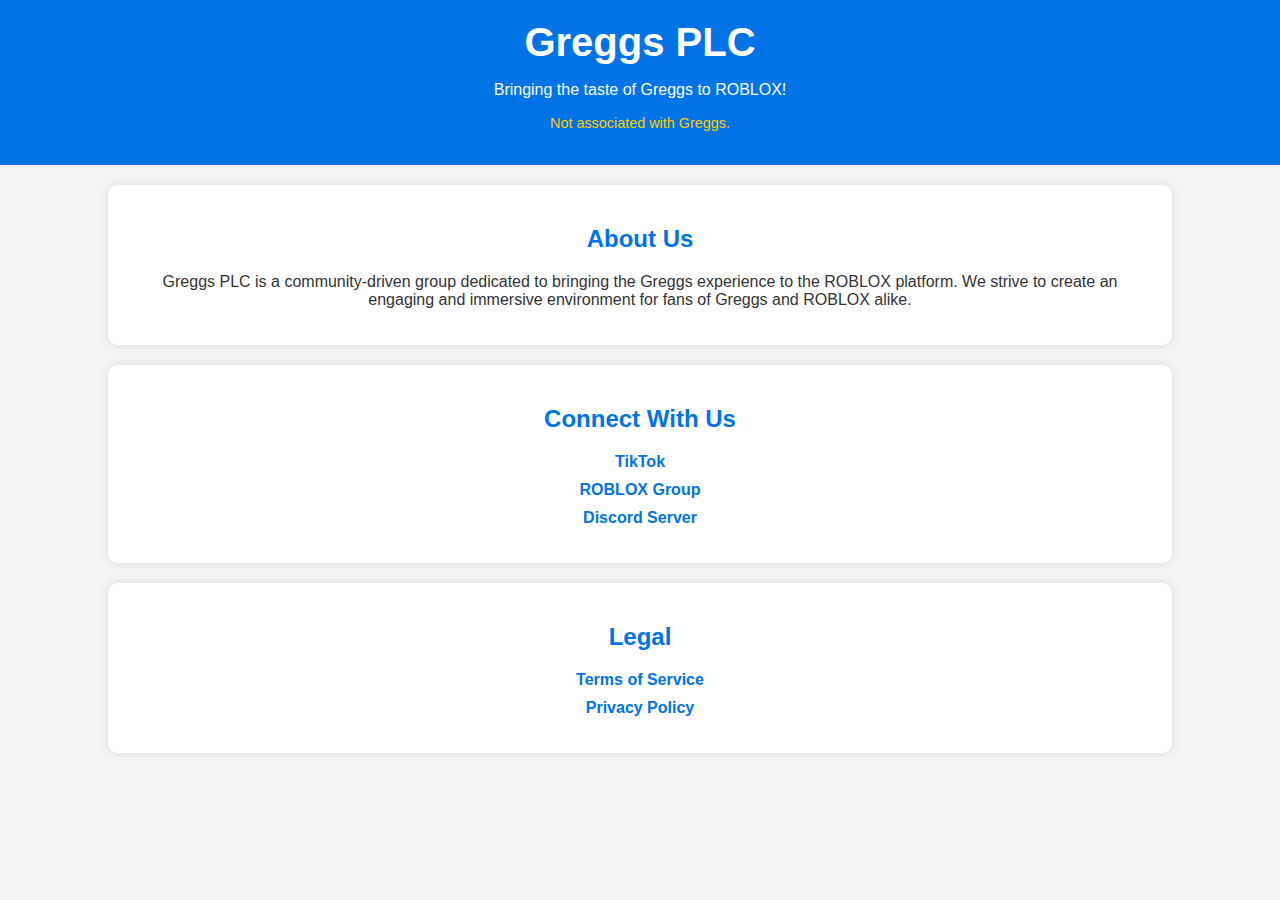
<file: index.html>
<!DOCTYPE html>
<html lang="en">
<head>
    <meta charset="UTF-8">
    <meta name="viewport" content="width=device-width, initial-scale=1.0">
    <title>Greggs PLC</title>
    <link rel="stylesheet" href="styles.css">
</head>
<body>
    <header>
        <h1>Greggs PLC</h1>
        <p>Bringing the taste of Greggs to ROBLOX!</p>
        <p class="disclaimer">Not associated with Greggs.</p>
    </header>
    
    <section id="about">
        <h2>About Us</h2>
        <p>Greggs PLC is a community-driven group dedicated to bringing the Greggs experience to the ROBLOX platform. We strive to create an engaging and immersive environment for fans of Greggs and ROBLOX alike.</p>
    </section>
    
    <section id="social-links">
        <h2>Connect With Us</h2>
        <ul>
            <li><a href="https://www.tiktok.com/@officalgreggsplc?lang=en" target="_blank">TikTok</a></li>
            <li><a href="https://www.roblox.com/communities/35582830/Greggs-PLCC#!/about" target="_blank">ROBLOX Group</a></li>
            <li><a href="https://discord.gg/fBtw3hxNbh" target="_blank">Discord Server</a></li>
        </ul>
    </section>
    
    <section id="legal">
        <h2>Legal</h2>
        <ul>
            <li><a href="ToS.html">Terms of Service</a></li>
            <li><a href="PrivacyPolicy.html">Privacy Policy</a></li>
        </ul>
    </section>
</body>
</html>
</file>
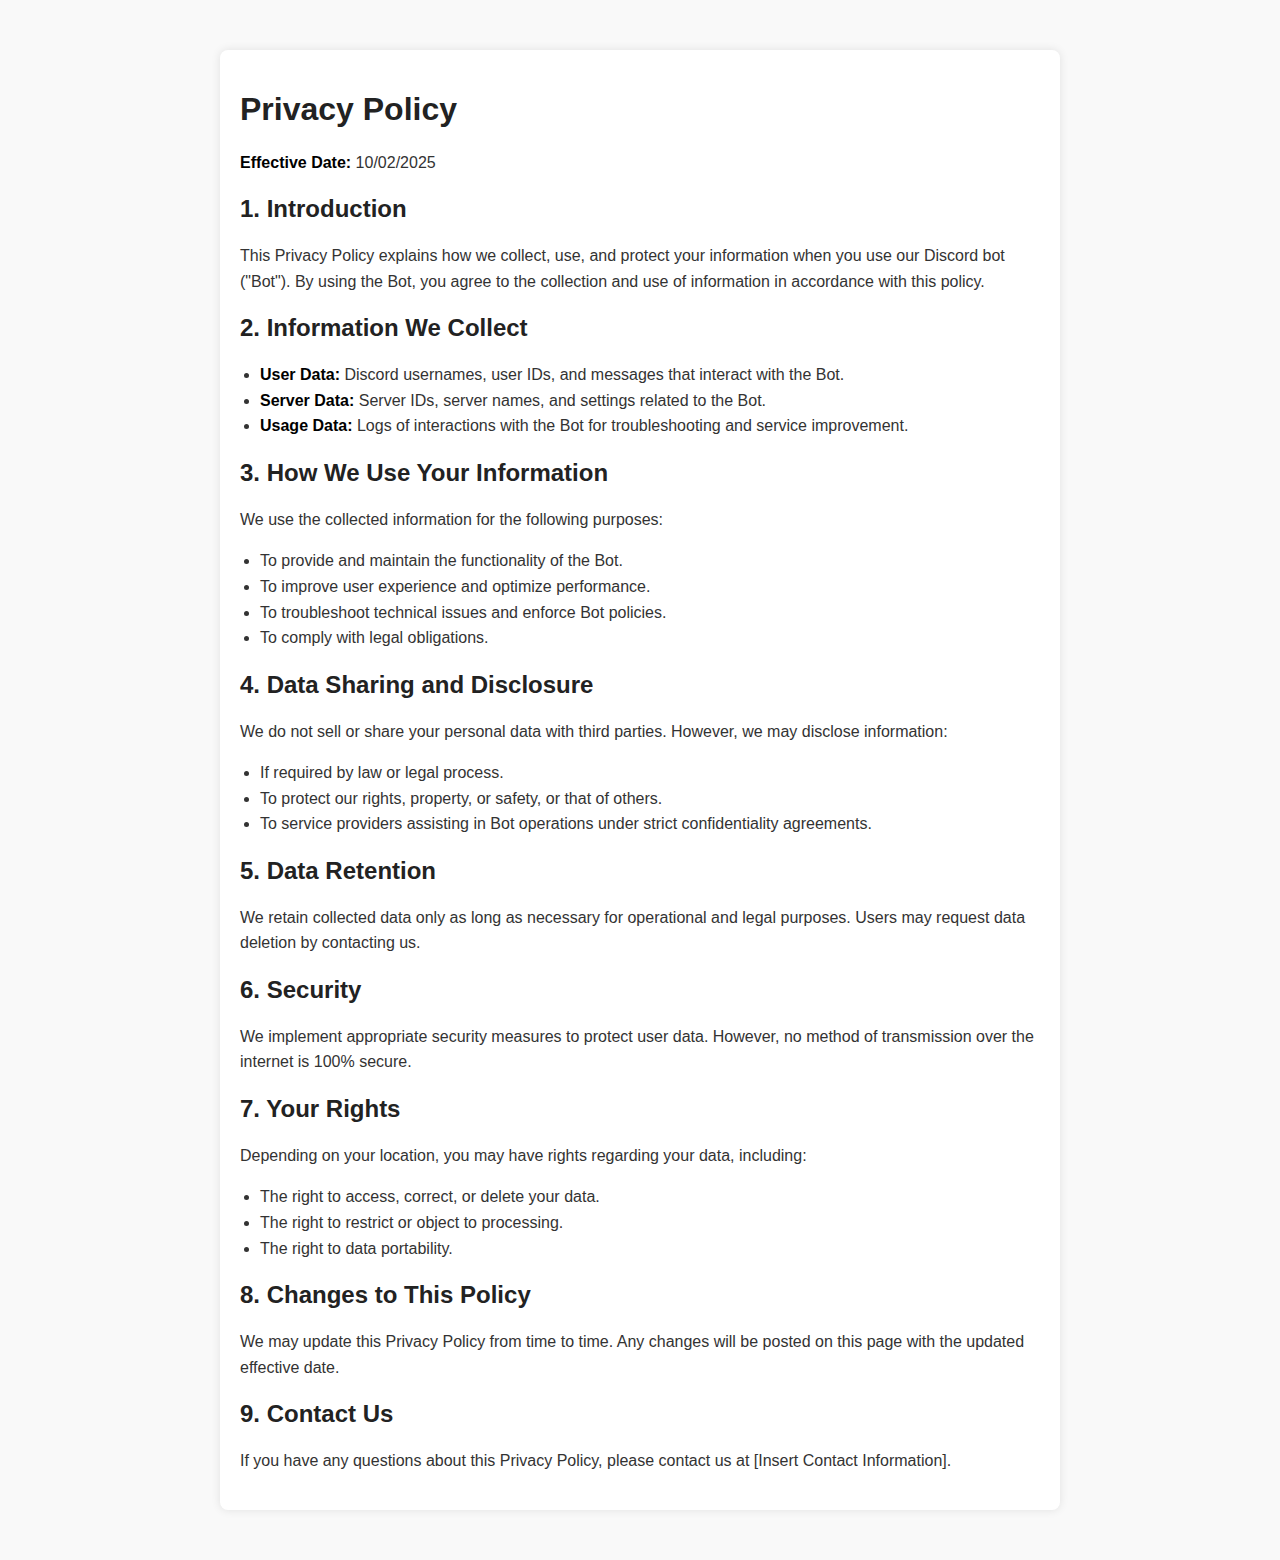
<file: PrivacyPolicy.html>
<!DOCTYPE html>
<html lang="en">
<head>
    <meta charset="UTF-8">
    <meta name="viewport" content="width=device-width, initial-scale=1.0">
    <title>Privacy Policy</title>
    <link rel="stylesheet" href="styling.css">
</head>
<body>
    <div class="container">
        <h1>Privacy Policy</h1>
        <p><strong>Effective Date:</strong> 10/02/2025</p>
        
        <h2>1. Introduction</h2>
        <p>This Privacy Policy explains how we collect, use, and protect your information when you use our Discord bot ("Bot"). By using the Bot, you agree to the collection and use of information in accordance with this policy.</p>
        
        <h2>2. Information We Collect</h2>
        <ul>
            <li><strong>User Data:</strong> Discord usernames, user IDs, and messages that interact with the Bot.</li>
            <li><strong>Server Data:</strong> Server IDs, server names, and settings related to the Bot.</li>
            <li><strong>Usage Data:</strong> Logs of interactions with the Bot for troubleshooting and service improvement.</li>
        </ul>
        
        <h2>3. How We Use Your Information</h2>
        <p>We use the collected information for the following purposes:</p>
        <ul>
            <li>To provide and maintain the functionality of the Bot.</li>
            <li>To improve user experience and optimize performance.</li>
            <li>To troubleshoot technical issues and enforce Bot policies.</li>
            <li>To comply with legal obligations.</li>
        </ul>
        
        <h2>4. Data Sharing and Disclosure</h2>
        <p>We do not sell or share your personal data with third parties. However, we may disclose information:</p>
        <ul>
            <li>If required by law or legal process.</li>
            <li>To protect our rights, property, or safety, or that of others.</li>
            <li>To service providers assisting in Bot operations under strict confidentiality agreements.</li>
        </ul>
        
        <h2>5. Data Retention</h2>
        <p>We retain collected data only as long as necessary for operational and legal purposes. Users may request data deletion by contacting us.</p>
        
        <h2>6. Security</h2>
        <p>We implement appropriate security measures to protect user data. However, no method of transmission over the internet is 100% secure.</p>
        
        <h2>7. Your Rights</h2>
        <p>Depending on your location, you may have rights regarding your data, including:</p>
        <ul>
            <li>The right to access, correct, or delete your data.</li>
            <li>The right to restrict or object to processing.</li>
            <li>The right to data portability.</li>
        </ul>
        
        <h2>8. Changes to This Policy</h2>
        <p>We may update this Privacy Policy from time to time. Any changes will be posted on this page with the updated effective date.</p>
        
        <h2>9. Contact Us</h2>
        <p>If you have any questions about this Privacy Policy, please contact us at [Insert Contact Information].</p>
    </div>
</body>
</html>
</file>
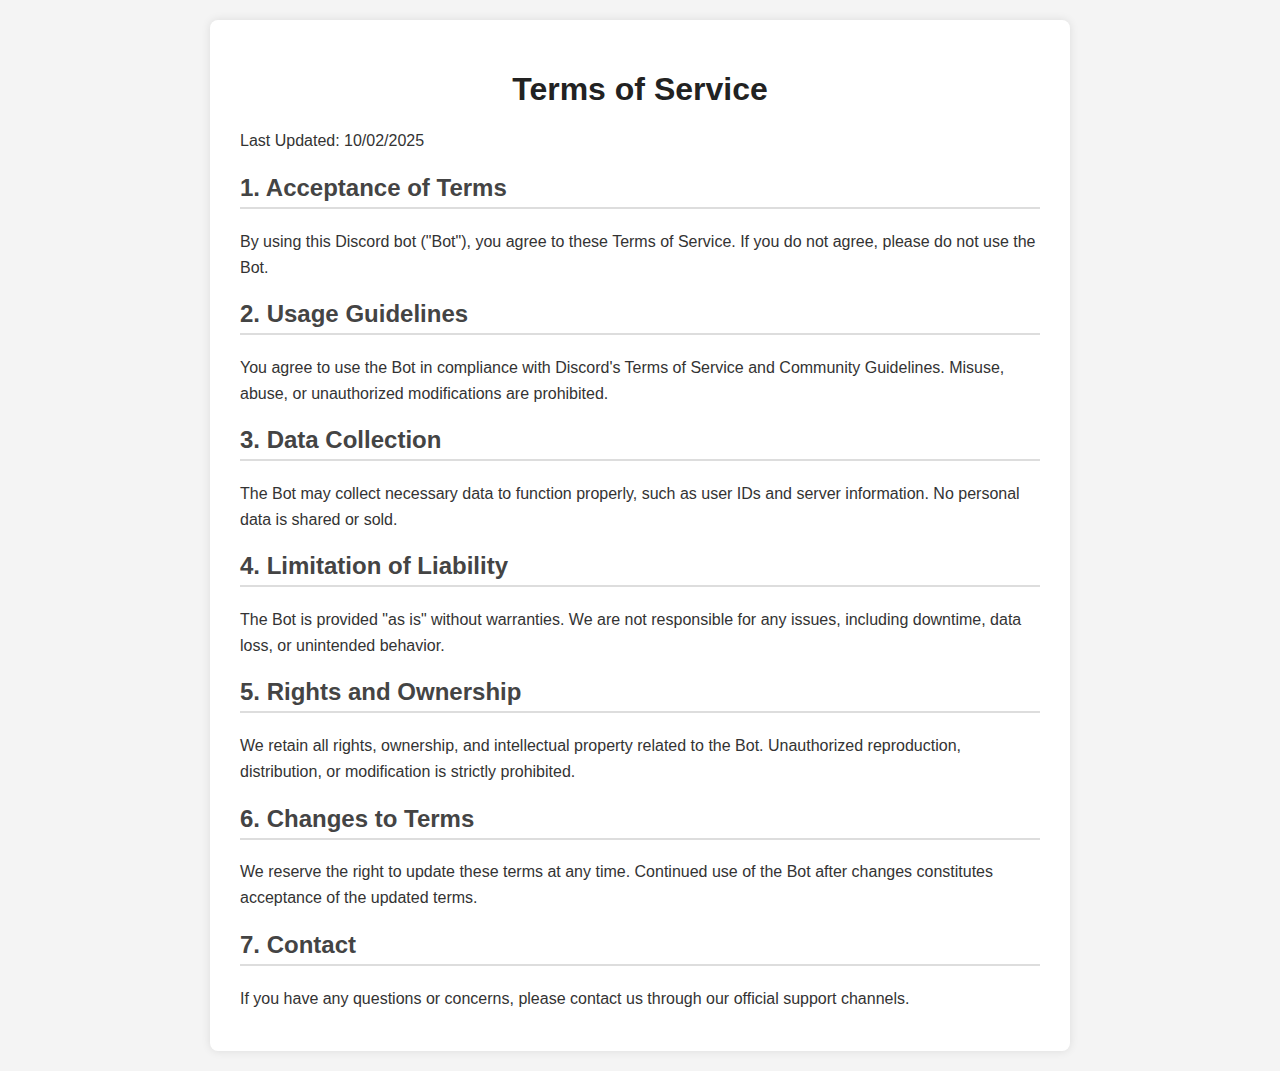
<file: ToS.html>
<!DOCTYPE html>
<html lang="en">
<head>
    <meta charset="UTF-8">
    <meta name="viewport" content="width=device-width, initial-scale=1.0">
    <title>Terms of Service</title>
    <link rel="stylesheet" href="style.css"> <!-- Link to your existing CSS file -->
</head>
<body>
    <div class="container">
        <h1>Terms of Service</h1>
        <p>Last Updated: 10/02/2025</p>
        
        <h2>1. Acceptance of Terms</h2>
        <p>By using this Discord bot ("Bot"), you agree to these Terms of Service. If you do not agree, please do not use the Bot.</p>
        
        <h2>2. Usage Guidelines</h2>
        <p>You agree to use the Bot in compliance with Discord's Terms of Service and Community Guidelines. Misuse, abuse, or unauthorized modifications are prohibited.</p>
        
        <h2>3. Data Collection</h2>
        <p>The Bot may collect necessary data to function properly, such as user IDs and server information. No personal data is shared or sold.</p>
        
        <h2>4. Limitation of Liability</h2>
        <p>The Bot is provided "as is" without warranties. We are not responsible for any issues, including downtime, data loss, or unintended behavior.</p>
        
        <h2>5. Rights and Ownership</h2>
        <p>We retain all rights, ownership, and intellectual property related to the Bot. Unauthorized reproduction, distribution, or modification is strictly prohibited.</p>
        
        <h2>6. Changes to Terms</h2>
        <p>We reserve the right to update these terms at any time. Continued use of the Bot after changes constitutes acceptance of the updated terms.</p>
        
        <h2>7. Contact</h2>
        <p>If you have any questions or concerns, please contact us through our official support channels.</p>
    </div>
</body>
</html>
</file>
<file: styles.css>
body {
    font-family: Arial, sans-serif;
    margin: 0;
    padding: 0;
    background-color: #f4f4f4;
    color: #333;
    text-align: center;
}

header {
    background-color: #0073e6;
    color: white;
    padding: 20px 0;
}

h1 {
    margin: 0;
    font-size: 2.5em;
}

.disclaimer {
    font-size: 0.9em;
    color: #ffcc00;
}

section {
    background: white;
    margin: 20px auto;
    padding: 20px;
    border-radius: 10px;
    box-shadow: 0 0 10px rgba(0, 0, 0, 0.1);
    width: 80%;
}

h2 {
    color: #0073e6;
}

ul {
    list-style: none;
    padding: 0;
}

ul li {
    margin: 10px 0;
}

ul li a {
    text-decoration: none;
    color: #0073e6;
    font-weight: bold;
}

ul li a:hover {
    text-decoration: underline;
}
</file>
<file: styling.css>
body {
    font-family: Arial, sans-serif;
    background-color: #f9f9f9;
    color: #333;
    margin: 0;
    padding: 0;
}

.container {
    width: 80%;
    max-width: 800px;
    margin: 50px auto;
    background: #fff;
    padding: 20px;
    border-radius: 8px;
    box-shadow: 0 0 10px rgba(0, 0, 0, 0.1);
}

h1, h2 {
    color: #222;
}

p, ul {
    line-height: 1.6;
}

ul {
    padding-left: 20px;
}

strong {
    color: #000;
}
</file>
<file: style.css>
/* General Page Styling */
body {
    font-family: Arial, sans-serif;
    background-color: #f4f4f4;
    color: #333;
    margin: 0;
    padding: 20px;
    display: flex;
    justify-content: center;
    align-items: center;
    min-height: 100vh;
}

/* Container for Content */
.container {
    background: white;
    padding: 30px;
    border-radius: 8px;
    box-shadow: 0px 0px 10px rgba(0, 0, 0, 0.1);
    max-width: 800px;
    width: 100%;
}

/* Header Styling */
h1 {
    color: #222;
    text-align: center;
    margin-bottom: 20px;
}

/* Section Headers */
h2 {
    color: #444;
    margin-top: 20px;
    border-bottom: 2px solid #ddd;
    padding-bottom: 5px;
}

/* Paragraph Styling */
p {
    line-height: 1.6;
    margin: 10px 0;
}
</file>
